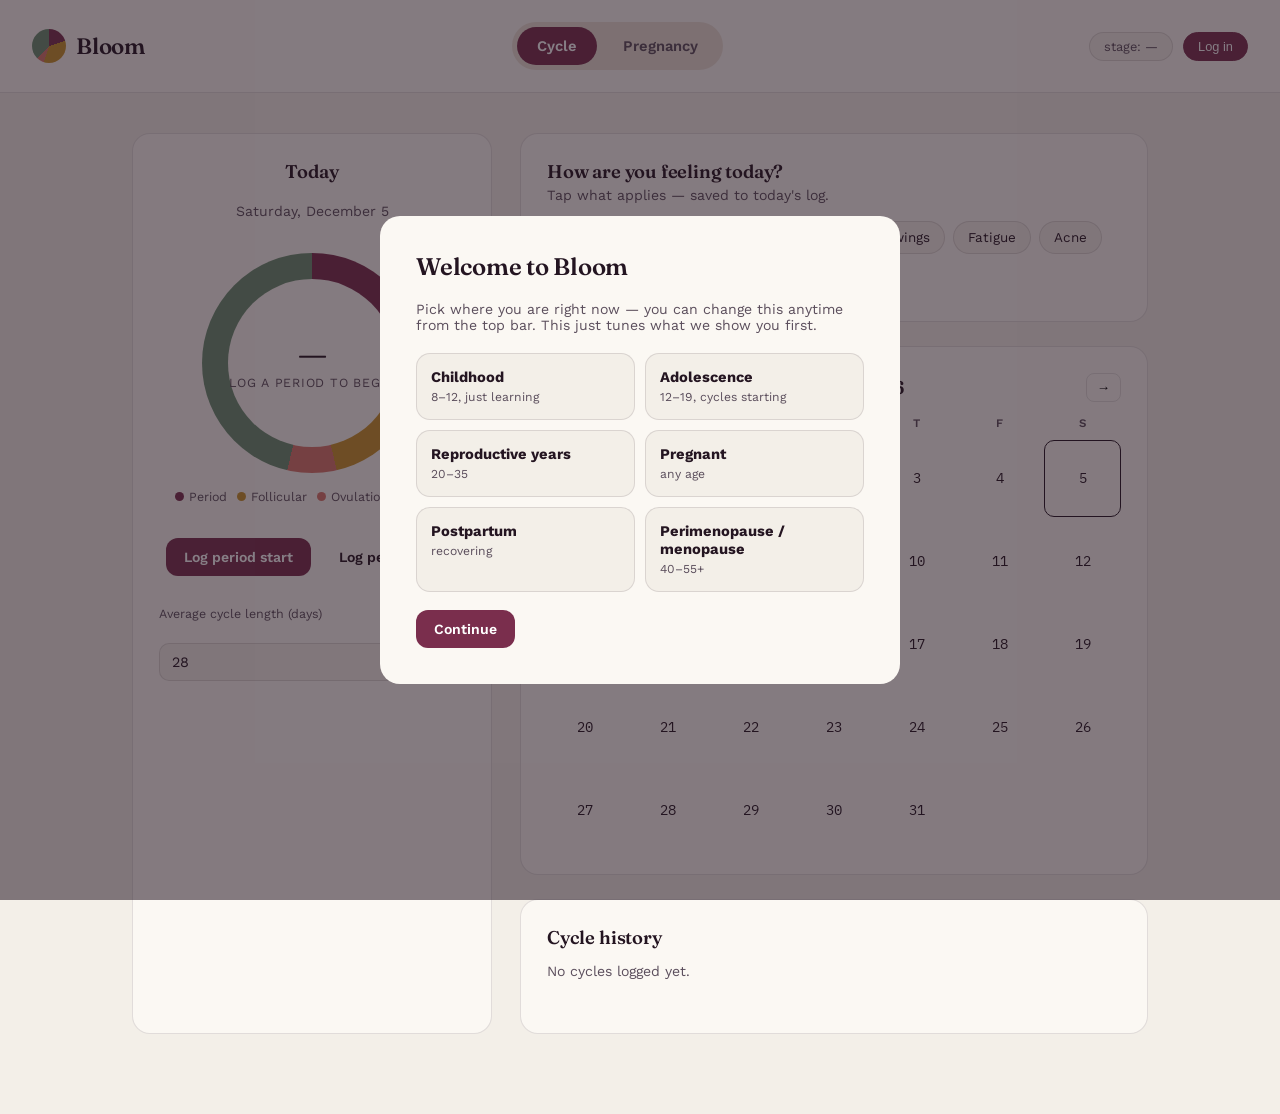
<file: Lady Bud/index.html>
<!DOCTYPE html>
<html lang="en">
<head>
<meta charset="UTF-8">
<meta name="viewport" content="width=device-width, initial-scale=1.0">
<title>Bloom — Cycle &amp; Pregnancy Tracker</title>
<link rel="preconnect" href="https://fonts.googleapis.com">
<link href="https://fonts.googleapis.com/css2?family=Fraunces:opsz,wght@9..144,300;9..144,500;9..144,600;9..144,700&family=Work+Sans:wght@400;500;600&family=IBM+Plex+Mono:wght@400;500&display=swap" rel="stylesheet">
<style>
  :root{
    --bg: #F3EFE8;
    --bg-alt: #EAE1D6;
    --card: #FBF8F3;
    --ink: #241521;
    --ink-soft: #5B4E5C;
    --wine: #7A2E4D;
    --wine-dark: #58203A;
    --sage: #6B8F71;
    --sage-dark: #4F6E55;
    --gold: #C9932B;
    --coral: #D9776B;
    --line: rgba(36,21,33,0.12);
    --radius: 18px;
  }
  *{ box-sizing: border-box; }
  body{
    margin:0;
    background: var(--bg);
    color: var(--ink);
    font-family: 'Work Sans', sans-serif;
    -webkit-font-smoothing: antialiased;
  }
  h1,h2,h3, .display{
    font-family: 'Fraunces', serif;
    font-weight: 600;
    letter-spacing: -0.01em;
  }
  .mono{ font-family: 'IBM Plex Mono', monospace; }

  /* ---------- Header ---------- */
  header{
    display:flex; align-items:center; justify-content:space-between;
    padding: 22px 32px;
    border-bottom: 1px solid var(--line);
    background: var(--card);
  }
  .logo{ display:flex; align-items:center; gap:10px; }
  .logo .mark{
    width:34px; height:34px; border-radius:50%;
    background: conic-gradient(var(--wine) 0 20%, var(--gold) 20% 55%, var(--coral) 55% 62%, var(--sage) 62% 100%);
  }
  .logo span{ font-size: 1.4rem; }
  nav{ display:flex; gap:6px; background: var(--bg-alt); padding:5px; border-radius: 999px; }
  nav button{
    border:none; background:transparent; padding: 10px 20px; border-radius: 999px;
    font-family:'Work Sans'; font-weight:600; font-size:0.92rem; color:var(--ink-soft); cursor:pointer;
    transition: all .2s;
  }
  nav button.active{ background: var(--wine); color: #fff; }
  .stage-pill{
    font-size:0.8rem; color:var(--ink-soft); border:1px solid var(--line); padding:6px 14px; border-radius:999px;
    cursor:pointer; background:var(--bg);
  }

  main{ max-width: 1080px; margin: 0 auto; padding: 40px 32px 80px; }
  .view{ display:none; animation: fade .35s ease; }
  .view.active{ display:block; }
  @keyframes fade{ from{opacity:0; transform:translateY(6px)} to{opacity:1; transform:translateY(0)} }

  .grid{ display:grid; grid-template-columns: 360px 1fr; gap: 28px; }
  @media (max-width: 860px){ .grid{ grid-template-columns: 1fr; } }

  .card{
    background: var(--card); border-radius: var(--radius); padding: 26px;
    border: 1px solid var(--line);
  }
  .card h3{ margin: 0 0 4px; font-size: 1.15rem; }
  .subtle{ color: var(--ink-soft); font-size: 0.88rem; margin: 0 0 18px; }

  /* ---------- Cycle wheel ---------- */
  .wheel-wrap{ display:flex; flex-direction:column; align-items:center; gap:16px; }
  .wheel{
    width: 220px; height: 220px; border-radius:50%; position:relative;
    display:flex; align-items:center; justify-content:center;
  }
  .wheel .track{
    position:absolute; inset:0; border-radius:50%;
  }
  .wheel .hole{
    position:absolute; inset:26px; background:var(--card); border-radius:50%;
    display:flex; flex-direction:column; align-items:center; justify-content:center;
  }
  .wheel .day-num{ font-size:2.2rem; font-family:'Fraunces'; font-weight:600; line-height:1; }
  .wheel .phase-label{ font-size:0.78rem; letter-spacing:0.06em; text-transform:uppercase; color:var(--ink-soft); margin-top:4px; }
  .marker{
    position:absolute; width:12px; height:12px; border-radius:50%; background:var(--ink);
    border: 3px solid var(--card); transform: translate(-50%,-50%);
  }
  .legend{ display:flex; flex-wrap:wrap; gap:10px; justify-content:center; font-size:0.78rem; color:var(--ink-soft); }
  .legend span{ display:flex; align-items:center; gap:5px; }
  .dot{ width:9px; height:9px; border-radius:50%; display:inline-block; }

  .btn-row{ display:flex; gap:10px; margin-top:18px; flex-wrap:wrap; }
  button.action{
    border:none; padding:11px 18px; border-radius:12px; font-family:'Work Sans'; font-weight:600;
    font-size:0.88rem; cursor:pointer; transition:transform .15s;
  }
  button.action:hover{ transform: translateY(-1px); }
  .btn-wine{ background:var(--wine); color:#fff; }
  .btn-sage{ background:var(--sage); color:#fff; }
  .btn-ghost{ background:transparent; border:1px solid var(--line); color:var(--ink); }

  /* ---------- Chips ---------- */
  .chips{ display:flex; flex-wrap:wrap; gap:8px; }
  .chip{
    padding:8px 14px; border-radius:999px; border:1px solid var(--line); background:var(--bg);
    font-size:0.84rem; cursor:pointer; user-select:none; transition:all .15s;
  }
  .chip.on{ background:var(--wine); color:#fff; border-color:var(--wine); }
  .chip.on.sage-tone{ background:var(--sage); border-color:var(--sage); }

  /* ---------- Calendar ---------- */
  .cal-head{ display:flex; justify-content:space-between; align-items:center; margin-bottom:14px; }
  .cal-head button{ background:none; border:1px solid var(--line); border-radius:8px; padding:6px 10px; cursor:pointer; }
  .cal-grid{ display:grid; grid-template-columns: repeat(7,1fr); gap:6px; text-align:center; }
  .cal-grid .dow{ font-size:0.72rem; color:var(--ink-soft); font-weight:600; padding-bottom:4px; }
  .cal-day{
    aspect-ratio:1; display:flex; align-items:center; justify-content:center; border-radius:10px;
    font-size:0.85rem; font-family:'IBM Plex Mono'; position:relative; cursor:pointer; border:1px solid transparent;
  }
  .cal-day.empty{ visibility:hidden; }
  .cal-day.today{ border-color:var(--ink); }
  .cal-day.period{ background:var(--wine); color:#fff; }
  .cal-day.predicted{ background:rgba(122,46,77,0.18); }
  .cal-day.fertile{ background: rgba(107,143,113,0.25); }

  .history-list{ list-style:none; margin:0; padding:0; }
  .history-list li{
    display:flex; justify-content:space-between; padding:10px 0; border-bottom:1px solid var(--line); font-size:0.88rem;
  }
  .history-list li:last-child{ border-bottom:none; }

  /* ---------- Pregnancy arc ---------- */
  .arc-wrap{ display:flex; flex-direction:column; align-items:center; }
  svg.arc text{ font-family:'Fraunces'; }
  .trimester-row{ display:flex; width:100%; justify-content:space-between; font-size:0.72rem; color:var(--ink-soft); margin-top:6px; text-transform:uppercase; letter-spacing:0.05em; }

  .milestone{
    background: var(--bg-alt); border-radius:14px; padding:18px 20px; margin-top:18px;
  }
  .milestone .wk{ font-family:'IBM Plex Mono'; color:var(--wine); font-size:0.8rem; }

  /* ---------- Growth visual (trimester animation) ---------- */
  .growth-card{ display:flex; flex-direction:column; align-items:center; }
  .growth-stage-label{ font-size:0.78rem; text-transform:uppercase; letter-spacing:0.06em; color:var(--ink-soft); margin-top:14px; }
  .growth-visual{
    width:100%; height:170px; position:relative; display:flex; align-items:center; justify-content:center;
    overflow:hidden;
  }
  .growth-visual .halo{
    position:absolute; border-radius:50%; background: radial-gradient(circle, rgba(122,46,77,0.14), rgba(122,46,77,0) 70%);
    width:220px; height:220px; opacity:0; transition: opacity .6s ease;
  }
  .blob{
    position:relative; background: linear-gradient(160deg, var(--coral), var(--wine));
    opacity:0; width:0; height:0;
    transition: opacity .5s ease;
  }
  .kick-dot{
    position:absolute; width:7px; height:7px; border-radius:50%; background:var(--sage); opacity:0;
  }

  /* stage 1: seed — small, soft pulse */
  @keyframes pulseSeed{
    0%,100%{ transform:scale(1); }
    50%{ transform:scale(1.15); }
  }
  .growth-stage.stage-1 .halo{ opacity:1; }
  .growth-stage.stage-1 .blob-1{
    opacity:1; width:26px; height:26px; border-radius:50%;
    animation: pulseSeed 2.4s ease-in-out infinite;
  }

  /* stage 2: curled bud — gentle float + slow rotate */
  @keyframes floatBud{
    0%,100%{ transform: translateY(0) rotate(-4deg) scale(1); }
    50%{ transform: translateY(-10px) rotate(4deg) scale(1.04); }
  }
  .growth-stage.stage-2 .halo{ opacity:1; }
  .growth-stage.stage-2 .blob-2{
    opacity:1; width:64px; height:76px;
    border-radius: 60% 40% 55% 45% / 55% 50% 50% 45%;
    animation: floatBud 3.6s ease-in-out infinite;
  }

  /* stage 3: full curl — heartbeat pulse + little kicks */
  @keyframes heartbeat{
    0%,100%{ transform: scale(1); }
    20%{ transform: scale(1.08); }
    35%{ transform: scale(1); }
    50%{ transform: scale(1.05); }
    65%{ transform: scale(1); }
  }
  @keyframes kick{
    0%,80%,100%{ opacity:0; transform: translate(0,0) scale(0.6); }
    40%{ opacity:1; transform: translate(var(--kx,14px), var(--ky,10px)) scale(1); }
  }
  .growth-stage.stage-3 .halo{ opacity:1; width:260px; height:260px; }
  .growth-stage.stage-3 .blob-3{
    opacity:1; width:108px; height:120px;
    border-radius: 58% 42% 48% 52% / 60% 55% 45% 40%;
    animation: heartbeat 2.6s ease-in-out infinite;
  }
  .growth-stage.stage-3 .kick-dot{ animation: kick 2.8s ease-in-out infinite; }
  .growth-stage.stage-3 .kick-dot.k1{ --kx:38px; --ky:-6px; animation-delay:0.2s; }
  .growth-stage.stage-3 .kick-dot.k2{ --kx:-34px; --ky:14px; animation-delay:1s; }
  .growth-stage.stage-3 .kick-dot.k3{ --kx:20px; --ky:36px; animation-delay:1.7s; }

  input[type=date], input[type=text], input[type=number]{
    width:100%; padding:10px 12px; border-radius:10px; border:1px solid var(--line);
    font-family:'Work Sans'; font-size:0.9rem; background:var(--bg); color:var(--ink);
  }
  label.field-label{ font-size:0.78rem; color:var(--ink-soft); display:block; margin:14px 0 6px; }
  label.field-label:first-child{ margin-top:0; }

  .appt-item{ display:flex; justify-content:space-between; align-items:center; padding:10px 0; border-bottom:1px solid var(--line); }
  .appt-item button{ background:none; border:none; color:var(--ink-soft); cursor:pointer; font-size:1rem; }

  /* ---------- Onboarding modal ---------- */
  .modal-bg{
    position:fixed; inset:0; background:rgba(36,21,33,0.55); display:flex; align-items:center; justify-content:center;
    z-index:50; padding:20px;
  }
  .modal{
    background:var(--card); border-radius:20px; max-width:520px; width:100%; padding:36px;
  }
  .modal h2{ margin-top:0; }
  .stage-grid{ display:grid; grid-template-columns:1fr 1fr; gap:10px; margin-top:20px; }
  .stage-opt{
    border:1px solid var(--line); border-radius:14px; padding:14px; cursor:pointer; text-align:left; background:var(--bg);
  }
  .stage-opt strong{ display:block; font-size:0.92rem; }
  .stage-opt span{ font-size:0.76rem; color:var(--ink-soft); }
  .stage-opt.sel{ border-color:var(--wine); background: rgba(122,46,77,0.08); }
  .hidden{ display:none !important; }
</style>
</head>
<body>

<div class="modal-bg" id="onboardModal">
  <div class="modal">
    <h2 class="display">Welcome to Bloom</h2>
    <p class="subtle">Pick where you are right now — you can change this anytime from the top bar. This just tunes what we show you first.</p>
    <div class="stage-grid" id="stageGrid"></div>
    <div class="btn-row">
      <button class="action btn-wine" id="stageContinue">Continue</button>
    </div>
  </div>
</div>
<div class="modal-bg hidden" id="loginModal">
  <div class="modal">
    <div style="display:flex; justify-content:space-between; align-items:flex-start;">
      <h2 class="display" id="loginModalTitle">Log in</h2>
      <button id="loginModalClose" style="background:none; border:none; font-size:1.3rem; cursor:pointer; color:var(--ink-soft);">✕</button>
    </div>
    <div class="chips" style="margin:14px 0 20px;">
      <div class="chip on" id="authTabLogin">Log in</div>
      <div class="chip" id="authTabSignup">Sign up</div>
    </div>
    <form id="authForm">
      <label class="field-label" style="margin-top:0;">Email</label>
      <input type="email" id="authEmail" required placeholder="you@example.com">
      <label class="field-label">Password</label>
      <input type="password" id="authPassword" required placeholder="••••••••" minlength="6">
      <div id="authConfirmWrap" class="hidden">
        <label class="field-label">Confirm password</label>
        <input type="password" id="authConfirm" placeholder="••••••••" minlength="6">
      </div>
      <p id="authError" class="subtle" style="color:var(--wine); display:none; margin-top:10px;"></p>
      <div class="btn-row">
        <button type="submit" class="action btn-wine" id="authSubmit">Log in</button>
      </div>
    </form>
    <p class="subtle" style="margin-top:16px;">This is a front-end demo — no account is actually created yet. Real accounts land once the backend is wired up.</p>
  </div>
</div>

<header>
  <div class="logo">
    <div class="mark"></div>
    <span class="display">Bloom</span>
  </div>
  <nav>
    <button id="navCycle" class="active">Cycle</button>
    <button id="navPregnancy">Pregnancy</button>
  </nav>
  <div style="display:flex; align-items:center; gap:10px;">
    <div class="stage-pill" id="stagePill" title="Change life stage">stage: —</div>
    <button class="stage-pill" id="loginBtn" style="background:var(--wine); color:#fff; border-color:var(--wine);">Log in</button>
  </div>
</header>

<main>

  <!-- ================= CYCLE VIEW ================= -->
  <section id="viewCycle" class="view active">
    <div class="grid">
      <div class="card wheel-wrap">
        <h3>Today</h3>
        <p class="subtle" id="cycleDateLabel">—</p>
        <div class="wheel">
          <div class="track" id="wheelTrack"></div>
          <div class="marker" id="wheelMarker"></div>
          <div class="hole">
            <div class="day-num" id="wheelDay">—</div>
            <div class="phase-label" id="wheelPhase">no data yet</div>
          </div>
        </div>
        <div class="legend">
          <span><i class="dot" style="background:var(--wine)"></i>Period</span>
          <span><i class="dot" style="background:var(--gold)"></i>Follicular</span>
          <span><i class="dot" style="background:var(--coral)"></i>Ovulation</span>
          <span><i class="dot" style="background:var(--sage)"></i>Luteal</span>
        </div>
        <div class="btn-row">
          <button class="action btn-wine" id="btnStartPeriod">Log period start</button>
          <button class="action btn-ghost" id="btnEndPeriod">Log period end</button>
        </div>
        <label class="field-label" style="align-self:flex-start; width:100%;">Average cycle length (days)</label>
        <input type="number" id="avgCycleLen" value="28" min="15" max="60">
      </div>

      <div>
        <div class="card" style="margin-bottom:24px;">
          <h3>How are you feeling today?</h3>
          <p class="subtle">Tap what applies — saved to today's log.</p>
          <div class="chips" id="cycleChips"></div>
        </div>

        <div class="card" style="margin-bottom:24px;">
          <div class="cal-head">
            <button id="calPrev">←</button>
            <h3 id="calLabel" style="margin:0;">—</h3>
            <button id="calNext">→</button>
          </div>
          <div class="cal-grid" id="calGrid"></div>
        </div>

        <div class="card">
          <h3>Cycle history</h3>
          <ul class="history-list" id="historyList"><li><span class="subtle">No cycles logged yet.</span></li></ul>
        </div>
      </div>
    </div>
  </section>

  <!-- ================= PREGNANCY VIEW ================= -->
  <section id="viewPregnancy" class="view">
    <div class="grid">
      <div class="card">
        <h3>Track your pregnancy</h3>
        <p class="subtle">Choose which date you know, then enter it below.</p>
        <div class="chips" style="margin-bottom:16px;">
          <div class="chip on" id="modeLmpBtn">I know my last period date</div>
          <div class="chip" id="modeDueBtn">I know my due date</div>
        </div>
        <div id="lmpField">
          <label class="field-label">First day of last period</label>
          <input type="date" id="lmpInput">
        </div>
        <div id="dueField" class="hidden">
          <label class="field-label">Due date</label>
          <input type="date" id="dueInput">
        </div>
        <div class="btn-row">
          <button class="action btn-ghost" id="btnClearPregnancy">Clear</button>
        </div>
      </div>

      <div>
        <div class="card arc-wrap" style="margin-bottom:24px;">
          <svg class="arc" width="320" height="180" viewBox="0 0 320 180">
            <path d="M20,160 A140,140 0 0,1 300,160" fill="none" stroke="var(--bg-alt)" stroke-width="18" stroke-linecap="round"/>
            <path id="arcProgress" d="M20,160 A140,140 0 0,1 300,160" fill="none" stroke="var(--sage)" stroke-width="18" stroke-linecap="round" stroke-dasharray="0 440"/>
            <text x="160" y="120" text-anchor="middle" font-size="34" fill="var(--ink)" id="arcWeekText">— wk</text>
            <text x="160" y="145" text-anchor="middle" font-size="12" fill="var(--ink-soft)" id="arcDueText">Enter a date to begin</text>
          </svg>
          <div class="trimester-row"><span>1st trimester</span><span>2nd trimester</span><span>3rd trimester</span></div>
        </div>

        <div class="card growth-card" style="margin-bottom:24px;">
          <h3>Growth</h3>
          <p class="subtle">A gentle visual, not a medical illustration — it just changes with your trimester.</p>
          <div class="growth-visual growth-stage" id="growthStage">
            <div class="halo"></div>
            <div class="blob blob-1"></div>
            <div class="blob blob-2"></div>
            <div class="blob blob-3"></div>
            <div class="kick-dot k1"></div>
            <div class="kick-dot k2"></div>
            <div class="kick-dot k3"></div>
          </div>
          <div class="growth-stage-label" id="growthLabel">Save your dates to begin</div>
        </div>

        <div class="card" style="margin-bottom:24px;">
          <div class="milestone">
            <div class="wk" id="milestoneWeek">Week —</div>
            <p id="milestoneText" style="margin:6px 0 0;">Save your dates on the left to see weekly notes here.</p>
          </div>
        </div>

        <div class="card" style="margin-bottom:24px;">
          <h3>How are you feeling?</h3>
          <div class="chips" id="pregChips"></div>
        </div>

        <div class="card">
          <h3>Appointments</h3>
          <label class="field-label">Title</label>
          <input type="text" id="apptTitle" placeholder="e.g. 20-week scan">
          <label class="field-label">Date</label>
          <input type="date" id="apptDate">
          <div class="btn-row"><button class="action btn-sage" id="btnAddAppt">Add appointment</button></div>
          <div id="apptList" style="margin-top:14px;"></div>
        </div>
      </div>
    </div>
  </section>

</main>

<script>
/* ================= STATE ================= */
const state = {
  stage: null,
  avgCycleLength: 28,
  avgPeriodLength: 5,
  periods: [], // {start:'YYYY-MM-DD', end: 'YYYY-MM-DD'|null}
  dayLogs: {}, // 'YYYY-MM-DD': [symptom,...]
  calMonth: new Date().getMonth(),
  calYear: new Date().getFullYear(),
  pregnancy: { lmp: null, due: null },
  pregLogs: {},
  appts: []
};

const CYCLE_SYMPTOMS = ["Cramps","Headache","Bloating","Mood swings","Fatigue","Acne","Tender breasts","Back pain"];
const PREG_SYMPTOMS = ["Nausea","Fatigue","Heartburn","Back pain","Swelling","Cravings","Braxton Hicks","Trouble sleeping"];
const STAGES = [
  {id:'child', label:'Childhood', sub:'8–12, just learning'},
  {id:'teen', label:'Adolescence', sub:'12–19, cycles starting'},
  {id:'adult', label:'Reproductive years', sub:'20–35'},
  {id:'pregnant', label:'Pregnant', sub:'any age'},
  {id:'postpartum', label:'Postpartum', sub:'recovering'},
  {id:'menopause', label:'Perimenopause / menopause', sub:'40–55+'}
];

const todayStr = () => fmt(new Date());
function fmt(d){ return d.toISOString().slice(0,10); }
function daysBetween(a,b){ return Math.round((new Date(b) - new Date(a)) / 86400000); }
function addDays(dateStr, n){ const d = new Date(dateStr); d.setDate(d.getDate()+n); return fmt(d); }

/* ================= ONBOARDING ================= */
const stageGrid = document.getElementById('stageGrid');
STAGES.forEach(s=>{
  const div = document.createElement('div');
  div.className = 'stage-opt';
  div.innerHTML = `<strong>${s.label}</strong><span>${s.sub}</span>`;
  div.onclick = () => {
    document.querySelectorAll('.stage-opt').forEach(el=>el.classList.remove('sel'));
    div.classList.add('sel');
    state.stage = s.label;
  };
  stageGrid.appendChild(div);
});
document.getElementById('stageContinue').onclick = () => {
  document.getElementById('onboardModal').classList.add('hidden');
  document.getElementById('stagePill').textContent = 'stage: ' + (state.stage || 'not set');
  if(state.stage === 'Pregnant'){ switchView('pregnancy'); }
};
document.getElementById('stagePill').onclick = () => document.getElementById('onboardModal').classList.remove('hidden');

/* ================= NAV ================= */
function switchView(name){
  document.getElementById('viewCycle').classList.toggle('active', name==='cycle');
  document.getElementById('viewPregnancy').classList.toggle('active', name==='pregnancy');
  document.getElementById('navCycle').classList.toggle('active', name==='cycle');
  document.getElementById('navPregnancy').classList.toggle('active', name==='pregnancy');
}
document.getElementById('navCycle').onclick = ()=>switchView('cycle');
document.getElementById('navPregnancy').onclick = ()=>switchView('pregnancy');

/* ================= CYCLE CHIPS ================= */
const cycleChipsEl = document.getElementById('cycleChips');
CYCLE_SYMPTOMS.forEach(s=>{
  const chip = document.createElement('div');
  chip.className='chip'; chip.textContent = s;
  chip.onclick = () => {
    chip.classList.toggle('on');
    const log = state.dayLogs[todayStr()] || [];
    if(chip.classList.contains('on')) log.push(s); else { const i=log.indexOf(s); if(i>-1) log.splice(i,1); }
    state.dayLogs[todayStr()] = log;
  };
  cycleChipsEl.appendChild(chip);
});

const pregChipsEl = document.getElementById('pregChips');
PREG_SYMPTOMS.forEach(s=>{
  const chip = document.createElement('div');
  chip.className='chip'; chip.textContent = s;
  chip.onclick = () => {
    chip.classList.toggle('on','sage-tone');
    chip.classList.add('sage-tone');
    const log = state.pregLogs[todayStr()] || [];
    if(chip.classList.contains('on')) log.push(s); else { const i=log.indexOf(s); if(i>-1) log.splice(i,1); }
    state.pregLogs[todayStr()] = log;
  };
  pregChipsEl.appendChild(chip);
});

/* ================= CYCLE WHEEL ================= */
function currentCycleDay(){
  if(state.periods.length === 0) return null;
  const lastStart = state.periods[state.periods.length-1].start;
  const diff = daysBetween(lastStart, todayStr());
  return (diff % state.avgCycleLength) + 1;
}
function phaseForDay(day){
  const periodLen = state.avgPeriodLength;
  const cycleLen = state.avgCycleLength;
  const ovulationDay = cycleLen - 14;
  if(day <= periodLen) return {name:'Menstrual', color:'var(--wine)'};
  if(day >= ovulationDay-1 && day <= ovulationDay+1) return {name:'Ovulation', color:'var(--coral)'};
  if(day < ovulationDay) return {name:'Follicular', color:'var(--gold)'};
  return {name:'Luteal', color:'var(--sage)'};
}
function renderWheel(){
  const cycleLen = state.avgCycleLength;
  const periodLen = state.avgPeriodLength;
  const ovulationDay = cycleLen - 14;
  const pct = n => (n/cycleLen*100).toFixed(1);
  const track = document.getElementById('wheelTrack');
  track.style.background = `conic-gradient(
    var(--wine) 0% ${pct(periodLen)}%,
    var(--gold) ${pct(periodLen)}% ${pct(ovulationDay-1)}%,
    var(--coral) ${pct(ovulationDay-1)}% ${pct(ovulationDay+1)}%,
    var(--sage) ${pct(ovulationDay+1)}% 100%
  )`;
  const day = currentCycleDay();
  document.getElementById('cycleDateLabel').textContent = new Date().toLocaleDateString(undefined,{weekday:'long', month:'long', day:'numeric'});
  const dayEl = document.getElementById('wheelDay');
  const phaseEl = document.getElementById('wheelPhase');
  const marker = document.getElementById('wheelMarker');
  if(day === null){
    dayEl.textContent = '—'; phaseEl.textContent = 'log a period to begin';
    marker.style.display = 'none';
    return;
  }
  const phase = phaseForDay(day);
  dayEl.textContent = 'Day ' + day;
  phaseEl.textContent = phase.name;
  marker.style.display = 'block';
  const angle = (day/cycleLen) * 360 - 90;
  const r = 110;
  const x = 110 + r * Math.cos(angle * Math.PI/180);
  const y = 110 + r * Math.sin(angle * Math.PI/180);
  marker.style.left = x + 'px';
  marker.style.top = y + 'px';
}

document.getElementById('avgCycleLen').oninput = (e) => {
  state.avgCycleLength = parseInt(e.target.value) || 28;
  renderWheel(); renderCalendar(); renderHistory();
};
document.getElementById('btnStartPeriod').onclick = () => {
  state.periods.push({start: todayStr(), end: null});
  renderWheel(); renderCalendar(); renderHistory();
};
document.getElementById('btnEndPeriod').onclick = () => {
  if(state.periods.length){ state.periods[state.periods.length-1].end = todayStr(); }
  renderWheel(); renderCalendar(); renderHistory();
};

/* ================= CALENDAR ================= */
function renderCalendar(){
  const grid = document.getElementById('calGrid');
  grid.innerHTML = '';
  ["S","M","T","W","T","F","S"].forEach(d=>{
    const el = document.createElement('div'); el.className='dow'; el.textContent=d; grid.appendChild(el);
  });
  const {calMonth, calYear} = state;
  document.getElementById('calLabel').textContent = new Date(calYear, calMonth).toLocaleDateString(undefined,{month:'long', year:'numeric'});
  const firstDay = new Date(calYear, calMonth, 1).getDay();
  const daysInMonth = new Date(calYear, calMonth+1, 0).getDate();

  // predicted next period start
  let predictedStart = null;
  if(state.periods.length){
    predictedStart = addDays(state.periods[state.periods.length-1].start, state.avgCycleLength);
  }

  for(let i=0;i<firstDay;i++){
    const empty = document.createElement('div'); empty.className='cal-day empty'; grid.appendChild(empty);
  }
  for(let day=1; day<=daysInMonth; day++){
    const dateStr = fmt(new Date(calYear, calMonth, day));
    const el = document.createElement('div');
    el.className = 'cal-day';
    el.textContent = day;
    if(dateStr === todayStr()) el.classList.add('today');
    const inPeriod = state.periods.some(p => dateStr >= p.start && dateStr <= (p.end || p.start));
    if(inPeriod) el.classList.add('period');
    else if(predictedStart){
      const predictedEnd = addDays(predictedStart, state.avgPeriodLength-1);
      if(dateStr >= predictedStart && dateStr <= predictedEnd) el.classList.add('predicted');
    }
    grid.appendChild(el);
  }
}
document.getElementById('calPrev').onclick = () => { state.calMonth--; if(state.calMonth<0){state.calMonth=11; state.calYear--;} renderCalendar(); };
document.getElementById('calNext').onclick = () => { state.calMonth++; if(state.calMonth>11){state.calMonth=0; state.calYear++;} renderCalendar(); };

/* ================= HISTORY ================= */
function renderHistory(){
  const list = document.getElementById('historyList');
  if(state.periods.length===0){ list.innerHTML = '<li><span class="subtle">No cycles logged yet.</span></li>'; return; }
  list.innerHTML = '';
  [...state.periods].reverse().forEach(p=>{
    const li = document.createElement('li');
    const lengthLabel = p.end ? (daysBetween(p.start,p.end)+1) + ' day period' : 'ongoing';
    li.innerHTML = `<span>${p.start}${p.end? ' → '+p.end : ''}</span><span class="subtle mono">${lengthLabel}</span>`;
    list.appendChild(li);
  });
}

/* ================= PREGNANCY ================= */
function computeWeekInfo(){
  let lmp = state.pregnancy.lmp;
  if(!lmp && state.pregnancy.due) lmp = addDays(state.pregnancy.due, -280);
  if(!lmp) return null;
  const daysSince = daysBetween(lmp, todayStr());
  const week = Math.floor(daysSince/7);
  const dayInWeek = daysSince % 7;
  const due = state.pregnancy.due || addDays(lmp, 280);
  return {week: Math.max(0,week), dayInWeek, due, totalDays: daysSince};
}

const MILESTONES = {
  4:"A missed period is often the first sign — the earliest structures of the embryo are just forming.",
  8:"Major organs are starting to develop. Morning sickness and fatigue are common around now.",
  12:"End of the first trimester — miscarriage risk drops and energy often starts returning.",
  16:"The placenta is fully formed. Some start to feel the first flutters of movement.",
  20:"Halfway point. This is typically when an anatomy scan is scheduled.",
  24:"Viability milestone — the baby's hearing is developing and can respond to sound.",
  28:"Start of the third trimester. Appointments usually become more frequent from here.",
  32:"Rapid weight gain phase for the baby; movements become stronger and more noticeable.",
  36:"Considered early term soon. Braxton Hicks contractions may become more frequent.",
  40:"Full term due date — every pregnancy varies, so this is an estimate, not a deadline."
};
function milestoneFor(week){
  const keys = Object.keys(MILESTONES).map(Number).sort((a,b)=>a-b);
  let chosen = keys[0];
  for(const k of keys){ if(week >= k) chosen = k; }
  return {week: chosen, text: MILESTONES[chosen]};
}

function renderPregnancy(){
  const info = computeWeekInfo();
  const arcPath = document.getElementById('arcProgress');
  const weekText = document.getElementById('arcWeekText');
  const dueText = document.getElementById('arcDueText');
  const msWeek = document.getElementById('milestoneWeek');
  const msText = document.getElementById('milestoneText');
  const growthEl = document.getElementById('growthStage');
  const growthLabel = document.getElementById('growthLabel');

  if(!info){
    arcPath.setAttribute('stroke-dasharray','0 440');
    weekText.textContent = '— wk'; dueText.textContent = 'Enter a date to begin';
    msWeek.textContent = 'Week —'; msText.textContent = "Save your dates on the left to see weekly notes here.";
    growthEl.className = 'growth-visual growth-stage';
    growthLabel.textContent = 'Save your dates to begin';
    return;
  }
  const pct = Math.min(info.week/40, 1);
  arcPath.setAttribute('stroke-dasharray', (pct*440).toFixed(1) + ' 440');
  weekText.textContent = 'Week ' + info.week;
  dueText.textContent = 'Due ' + new Date(info.due).toLocaleDateString(undefined,{month:'short', day:'numeric', year:'numeric'});
  const m = milestoneFor(info.week);
  msWeek.textContent = 'Around week ' + m.week;
  msText.textContent = m.text;

  const trimester = info.week < 14 ? 1 : (info.week < 28 ? 2 : 3);
  growthEl.className = 'growth-visual growth-stage stage-' + trimester;
  const trimesterNames = {1:'First trimester — early growth', 2:'Second trimester — steady growth', 3:'Third trimester — almost there'};
  growthLabel.textContent = trimesterNames[trimester];
}

const lmpInputEl = document.getElementById('lmpInput');
const dueInputEl = document.getElementById('dueInput');
const lmpFieldEl = document.getElementById('lmpField');
const dueFieldEl = document.getElementById('dueField');
const modeLmpBtn = document.getElementById('modeLmpBtn');
const modeDueBtn = document.getElementById('modeDueBtn');
let pregnancyMode = 'lmp';

function setPregnancyMode(mode){
  pregnancyMode = mode;
  modeLmpBtn.classList.toggle('on', mode === 'lmp');
  modeDueBtn.classList.toggle('on', mode === 'due');
  lmpFieldEl.classList.toggle('hidden', mode !== 'lmp');
  dueFieldEl.classList.toggle('hidden', mode !== 'due');
}
modeLmpBtn.onclick = () => setPregnancyMode('lmp');
modeDueBtn.onclick = () => setPregnancyMode('due');

function applyPregnancyDates(){
  if(pregnancyMode === 'lmp'){
    const lmp = lmpInputEl.value;
    state.pregnancy.lmp = lmp || null;
    state.pregnancy.due = lmp ? addDays(lmp,280) : null;
  } else {
    const due = dueInputEl.value;
    state.pregnancy.due = due || null;
    state.pregnancy.lmp = due ? addDays(due,-280) : null;
  }
  renderPregnancy();
}

lmpInputEl.addEventListener('change', applyPregnancyDates);
dueInputEl.addEventListener('change', applyPregnancyDates);

document.getElementById('btnClearPregnancy').onclick = () => {
  state.pregnancy = {lmp:null, due:null};
  lmpInputEl.value='';
  dueInputEl.value='';
  renderPregnancy();
};

/* ================= APPOINTMENTS ================= */
function renderAppts(){
  const list = document.getElementById('apptList');
  list.innerHTML = '';
  if(state.appts.length===0){ list.innerHTML = '<p class="subtle">No appointments yet.</p>'; return; }
  [...state.appts].sort((a,b)=>a.date.localeCompare(b.date)).forEach((a,idx)=>{
    const el = document.createElement('div');
    el.className='appt-item';
    el.innerHTML = `<span>${a.title} — <span class="mono">${a.date}</span></span>`;
    const del = document.createElement('button');
    del.textContent = '✕';
    del.onclick = () => { state.appts = state.appts.filter(x=>x!==a); renderAppts(); };
    el.appendChild(del);
    list.appendChild(el);
  });
}
document.getElementById('btnAddAppt').onclick = () => {
  const title = document.getElementById('apptTitle').value.trim();
  const date = document.getElementById('apptDate').value;
  if(!title || !date) return;
  state.appts.push({title, date});
  document.getElementById('apptTitle').value=''; document.getElementById('apptDate').value='';
  renderAppts();
};

/* ================= AUTH (front-end demo only) ================= */
state.user = null;
let authMode = 'login';
const loginModal = document.getElementById('loginModal');
const authTabLogin = document.getElementById('authTabLogin');
const authTabSignup = document.getElementById('authTabSignup');
const authConfirmWrap = document.getElementById('authConfirmWrap');
const authConfirm = document.getElementById('authConfirm');
const authError = document.getElementById('authError');
const authSubmit = document.getElementById('authSubmit');
const loginModalTitle = document.getElementById('loginModalTitle');
const loginBtn = document.getElementById('loginBtn');

function setAuthMode(mode){
  authMode = mode;
  authTabLogin.classList.toggle('on', mode==='login');
  authTabSignup.classList.toggle('on', mode==='signup');
  authConfirmWrap.classList.toggle('hidden', mode!=='signup');
  authConfirm.required = mode === 'signup';
  loginModalTitle.textContent = mode==='login' ? 'Log in' : 'Sign up';
  authSubmit.textContent = mode==='login' ? 'Log in' : 'Create account';
  authError.style.display = 'none';
}
authTabLogin.onclick = () => setAuthMode('login');
authTabSignup.onclick = () => setAuthMode('signup');

function openLoginModal(){
  if(state.user){
    // already "logged in" in this demo — clicking acts as log out
    state.user = null;
    updateLoginButton();
    return;
  }
  setAuthMode('login');
  document.getElementById('authForm').reset();
  loginModal.classList.remove('hidden');
}
function closeLoginModal(){ loginModal.classList.add('hidden'); }

loginBtn.onclick = openLoginModal;
document.getElementById('loginModalClose').onclick = closeLoginModal;
loginModal.addEventListener('click', (e) => { if(e.target === loginModal) closeLoginModal(); });

function updateLoginButton(){
  if(state.user){
    loginBtn.textContent = state.user.split('@')[0] + ' · Log out';
  } else {
    loginBtn.textContent = 'Log in';
  }
}

document.getElementById('authForm').addEventListener('submit', (e) => {
  e.preventDefault();
  const email = document.getElementById('authEmail').value.trim();
  const password = document.getElementById('authPassword').value;
  authError.style.display = 'none';

  if(!email || !password){
    authError.textContent = 'Please fill in both fields.';
    authError.style.display = 'block';
    return;
  }
  if(password.length < 6){
    authError.textContent = 'Password must be at least 6 characters.';
    authError.style.display = 'block';
    return;
  }
  if(authMode === 'signup' && password !== authConfirm.value){
    authError.textContent = "Passwords don't match.";
    authError.style.display = 'block';
    return;
  }

  // Demo only — no real account is created or persisted.
  state.user = email;
  updateLoginButton();
  closeLoginModal();
});

/* ================= INIT ================= */
renderWheel();
renderCalendar();
renderHistory();
renderPregnancy();
renderAppts();
updateLoginButton();
if(window.location.hash === '#login'){ openLoginModal(); }
</script>
</body>
</html>
</file>
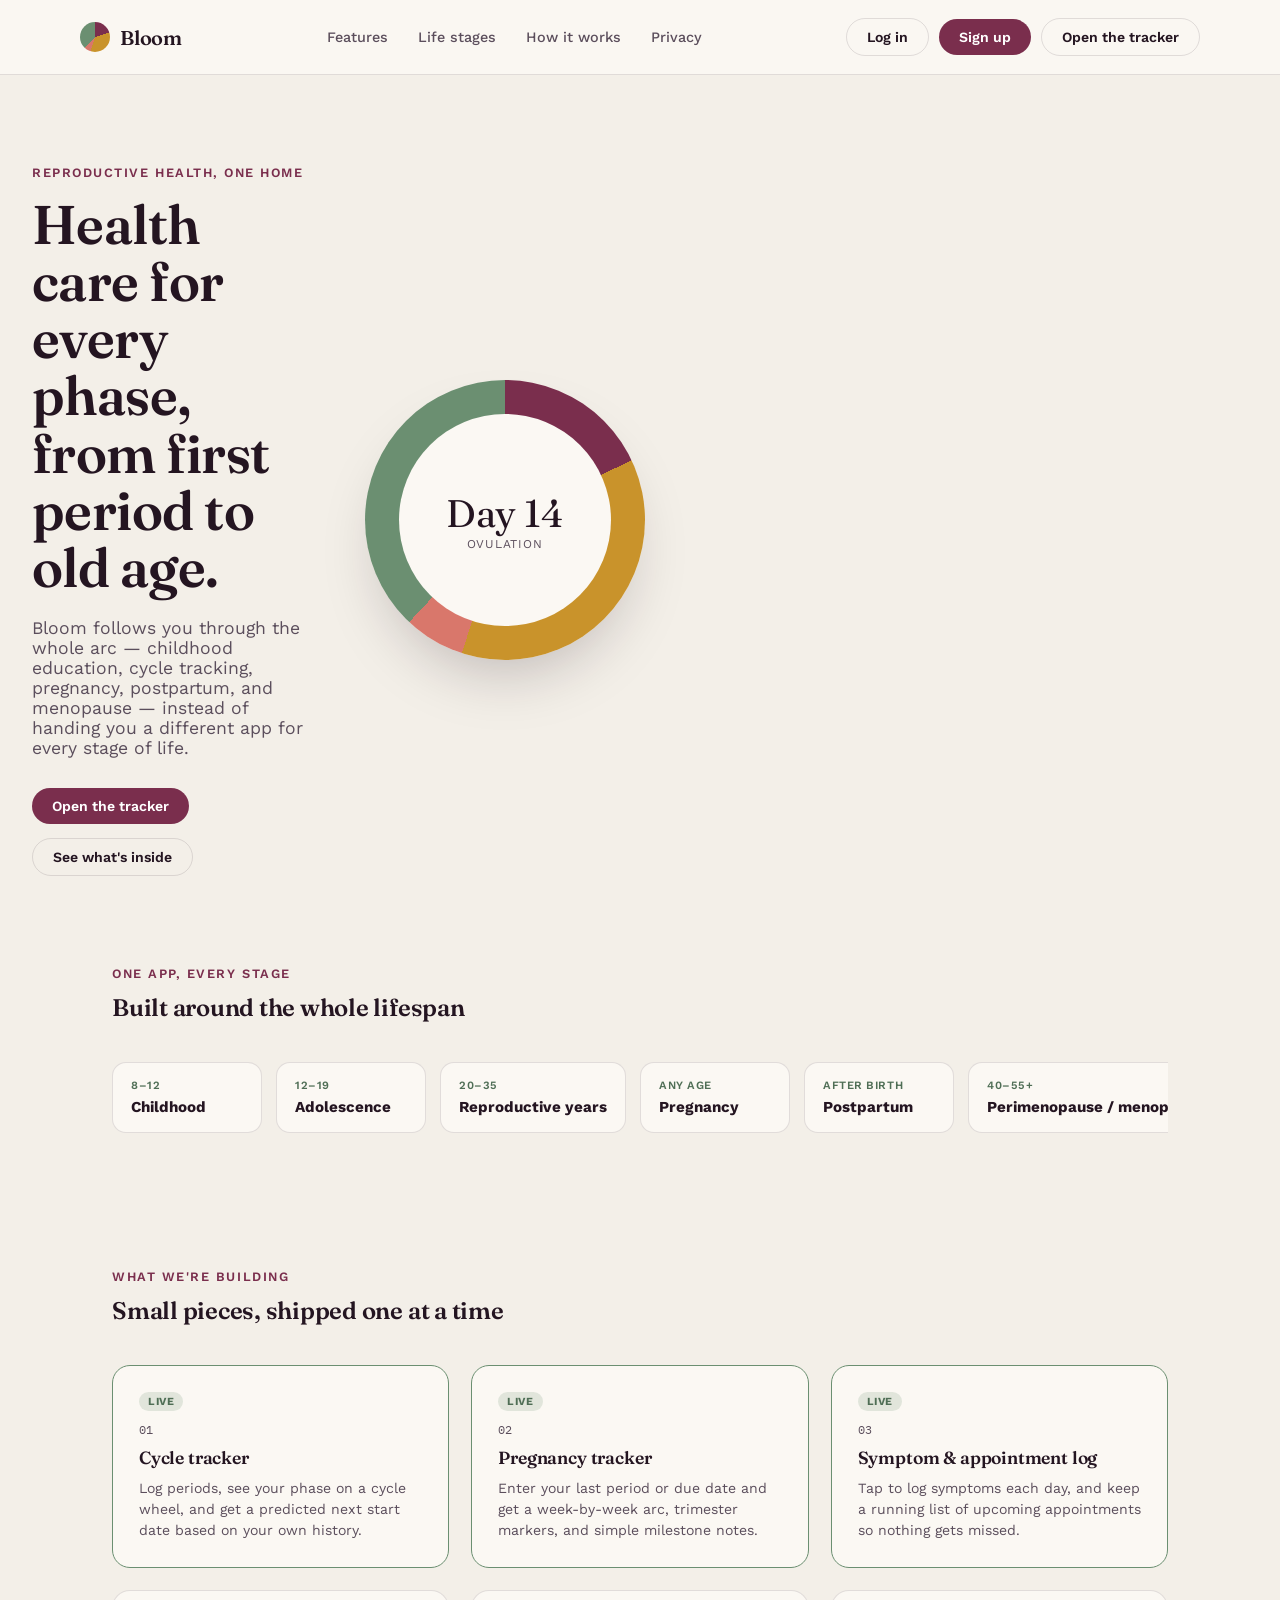
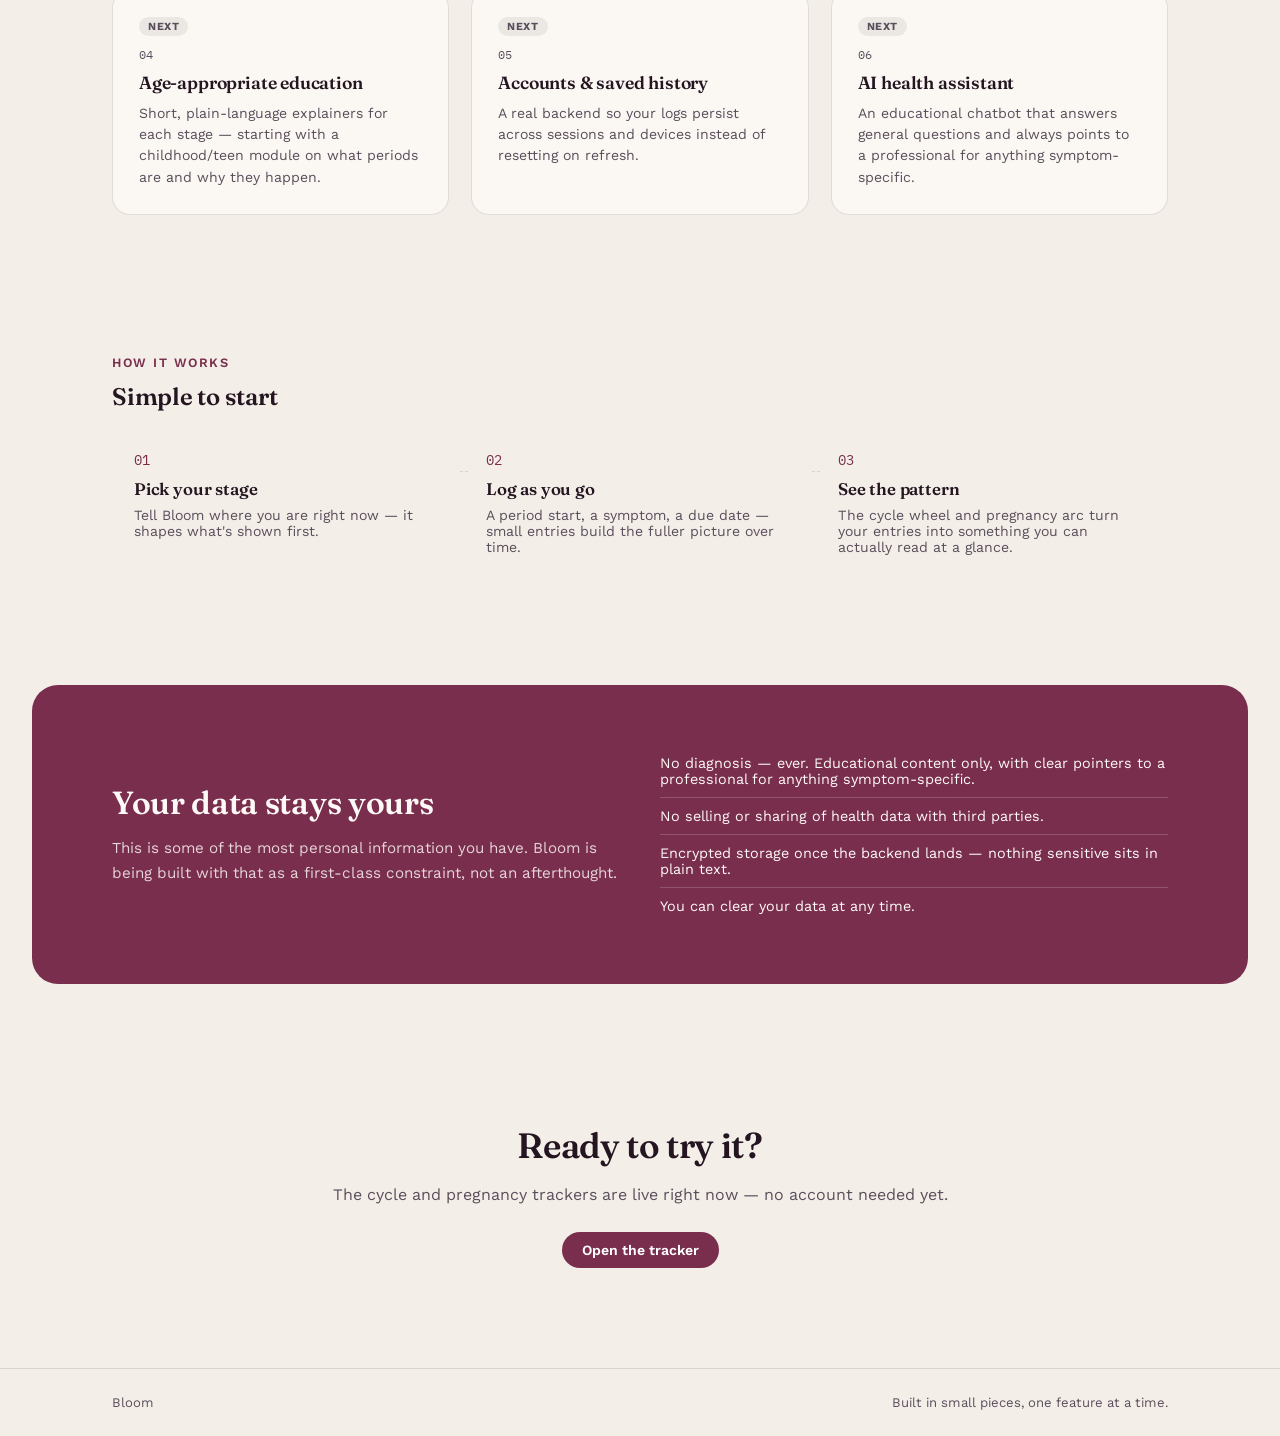
<file: Lady Bud/landing.html>
<!DOCTYPE html>
<html lang="en">
<head>
<meta charset="UTF-8">
<meta name="viewport" content="width=device-width, initial-scale=1.0">
<title>Bloom — health, every stage</title>
<link rel="preconnect" href="https://fonts.googleapis.com">
<link href="https://fonts.googleapis.com/css2?family=Fraunces:opsz,wght@9..144,300;9..144,500;9..144,600;9..144,700&family=Work+Sans:wght@400;500;600&family=IBM+Plex+Mono:wght@400;500&display=swap" rel="stylesheet">
<style>
  :root{
    --bg: #F3EFE8;
    --bg-alt: #EAE1D6;
    --card: #FBF8F3;
    --ink: #241521;
    --ink-soft: #5B4E5C;
    --wine: #7A2E4D;
    --wine-dark: #58203A;
    --sage: #6B8F71;
    --sage-dark: #4F6E55;
    --gold: #C9932B;
    --coral: #D9776B;
    --line: rgba(36,21,33,0.12);
  }
  *{ box-sizing:border-box; margin:0; padding:0; }
  html{ scroll-behavior:smooth; }
  body{
    background:var(--bg); color:var(--ink); font-family:'Work Sans', sans-serif; -webkit-font-smoothing:antialiased;
  }
  h1,h2,h3,.display{ font-family:'Fraunces', serif; font-weight:600; letter-spacing:-0.01em; }
  .mono{ font-family:'IBM Plex Mono', monospace; }
  a{ color:inherit; }
  .wrap{ max-width:1120px; margin:0 auto; padding:0 32px; }

  /* ---- nav ---- */
  header{
    position:sticky; top:0; z-index:20; background:rgba(251,248,243,0.9); backdrop-filter:blur(6px);
    border-bottom:1px solid var(--line);
  }
  .navbar{ display:flex; align-items:center; justify-content:space-between; padding:18px 0; }
  .logo{ display:flex; align-items:center; gap:10px; }
  .logo .mark{ width:30px; height:30px; border-radius:50%;
    background:conic-gradient(var(--wine) 0 20%, var(--gold) 20% 55%, var(--coral) 55% 62%, var(--sage) 62% 100%); }
  .logo span{ font-size:1.25rem; }
  .navlinks{ display:flex; gap:30px; font-size:0.9rem; font-weight:500; }
  .navlinks a{ text-decoration:none; color:var(--ink-soft); }
  .navlinks a:hover{ color:var(--ink); }
  .cta-btn{
    background:var(--wine); color:#fff; padding:10px 20px; border-radius:999px; font-weight:600;
    font-size:0.88rem; text-decoration:none; display:inline-block;
  }

  /* ---- hero ---- */
  .hero{ padding:90px 0 70px; display:grid; grid-template-columns:1.1fr 0.9fr; gap:50px; align-items:center; }
  @media (max-width:860px){ .hero{ grid-template-columns:1fr; padding:50px 0; } }
  .eyebrow{ font-size:0.8rem; letter-spacing:0.12em; text-transform:uppercase; color:var(--wine); font-weight:600; margin-bottom:16px; }
  .hero h1{ font-size:3.4rem; line-height:1.05; margin-bottom:22px; }
  @media (max-width:600px){ .hero h1{ font-size:2.3rem; } }
  .hero p.lede{ font-size:1.1rem; color:var(--ink-soft); max-width:480px; margin-bottom:30px; }
  .hero-ctas{ display:flex; gap:14px; flex-wrap:wrap; }
  .btn-outline{ border:1px solid var(--line); padding:10px 20px; border-radius:999px; font-weight:600; font-size:0.88rem; text-decoration:none; }

  /* hero wheel visual */
  .hero-visual{ display:flex; align-items:center; justify-content:center; }
  .hero-wheel{ width:280px; height:280px; border-radius:50%; position:relative;
    background:conic-gradient(var(--wine) 0 18%, var(--gold) 18% 55%, var(--coral) 55% 62%, var(--sage) 62% 100%);
    display:flex; align-items:center; justify-content:center;
    box-shadow: 0 30px 60px -20px rgba(36,21,33,0.25);
  }
  .hero-wheel::after{
    content:''; position:absolute; inset:34px; border-radius:50%; background:var(--card);
  }
  .hero-wheel-label{ position:relative; z-index:2; text-align:center; }
  .hero-wheel-label .big{ font-size:2.4rem; font-family:'Fraunces'; }
  .hero-wheel-label .small{ font-size:0.75rem; text-transform:uppercase; letter-spacing:0.06em; color:var(--ink-soft); }

  /* ---- stages strip ---- */
  .stages{ padding:20px 0 60px; }
  .stages-row{ display:flex; gap:14px; overflow-x:auto; padding-bottom:6px; }
  .stage-card{
    flex:0 0 auto; min-width:150px; background:var(--card); border:1px solid var(--line); border-radius:14px;
    padding:16px 18px;
  }
  .stage-card .tag{ font-size:0.7rem; text-transform:uppercase; letter-spacing:0.05em; color:var(--sage-dark); font-weight:600; }
  .stage-card strong{ display:block; margin-top:6px; font-size:0.95rem; }

  /* ---- features ---- */
  .section-head{ max-width:600px; margin-bottom:40px; }
  .section-head .eyebrow{ margin-bottom:12px; }
  .features{ padding:70px 0; }
  .feature-grid{ display:grid; grid-template-columns:repeat(3,1fr); gap:22px; }
  @media (max-width:860px){ .feature-grid{ grid-template-columns:1fr 1fr; } }
  @media (max-width:600px){ .feature-grid{ grid-template-columns:1fr; } }
  .feature-card{
    background:var(--card); border:1px solid var(--line); border-radius:18px; padding:26px; display:flex; flex-direction:column; gap:10px;
  }
  .feature-card .num{ font-family:'IBM Plex Mono'; font-size:0.78rem; color:var(--ink-soft); }
  .feature-card h3{ font-size:1.1rem; }
  .feature-card p{ font-size:0.88rem; color:var(--ink-soft); line-height:1.5; }
  .feature-card.live{ border-color:var(--sage); }
  .status{ font-size:0.68rem; text-transform:uppercase; letter-spacing:0.05em; font-weight:700; padding:3px 9px; border-radius:999px; width:fit-content; }
  .status.live{ background:rgba(107,143,113,0.18); color:var(--sage-dark); }
  .status.soon{ background:rgba(36,21,33,0.07); color:var(--ink-soft); }

  /* ---- how it works ---- */
  .how{ padding:70px 0; }
  .how-grid{ display:grid; grid-template-columns:repeat(3,1fr); gap:0; position:relative; }
  @media (max-width:760px){ .how-grid{ grid-template-columns:1fr; } }
  .how-step{ padding:0 22px; position:relative; }
  .how-step:not(:last-child)::after{
    content:''; position:absolute; top:20px; right:-4px; width:8px; height:1px; border-top:1px dashed var(--line);
  }
  @media (max-width:760px){ .how-step:not(:last-child)::after{ display:none; } }
  .how-step .mono{ color:var(--wine); font-size:0.85rem; }
  .how-step h3{ margin:10px 0 8px; font-size:1.05rem; }
  .how-step p{ font-size:0.88rem; color:var(--ink-soft); }

  /* ---- privacy band ---- */
  .privacy{ background:var(--wine); color:#fdf9f6; padding:60px 0; border-radius:26px; margin:60px 32px; }
  .privacy .wrap{ display:grid; grid-template-columns:1fr 1fr; gap:40px; align-items:center; }
  @media (max-width:760px){ .privacy .wrap{ grid-template-columns:1fr; } }
  .privacy h2{ font-size:2rem; margin-bottom:14px; }
  .privacy p{ color:rgba(253,249,246,0.82); font-size:0.95rem; line-height:1.6; }
  .privacy ul{ list-style:none; }
  .privacy li{ padding:10px 0; border-bottom:1px solid rgba(253,249,246,0.18); font-size:0.9rem; }
  .privacy li:last-child{ border-bottom:none; }

  /* ---- footer cta ---- */
  .final-cta{ text-align:center; padding:80px 0 100px; }
  .final-cta h2{ font-size:2.2rem; margin-bottom:18px; }
  .final-cta p{ color:var(--ink-soft); margin-bottom:28px; }
  footer{ border-top:1px solid var(--line); padding:26px 0; font-size:0.82rem; color:var(--ink-soft); display:flex; justify-content:space-between; }
</style>
</head>
<body>

<header>
  <div class="wrap navbar">
    <div class="logo"><div class="mark"></div><span class="display">Bloom</span></div>
    <div class="navlinks">
      <a href="#features">Features</a>
      <a href="#stages">Life stages</a>
      <a href="#how">How it works</a>
      <a href="#privacy">Privacy</a>
    </div>
    <div style="display:flex; align-items:center; gap:10px;">
      <a class="cta-btn" href="index.html#login" style="background:transparent; color:var(--ink); border:1px solid var(--line);">Log in</a>
      <a class="cta-btn" href="index.html#signup">Sign up</a>
      <a class="cta-btn" href="index.html" style="background:transparent; color:var(--ink); border:1px solid var(--line);">Open the tracker</a>
    </div>
  </div>
</header>

<section class="hero">
  <div class="wrap" style="display:grid; grid-template-columns:1.1fr 0.9fr; gap:50px; align-items:center;">
    <div>
      <div class="eyebrow">Reproductive health, one home</div>
      <h1>Health care for every phase, from first period to old age.</h1>
      <p class="lede">Bloom follows you through the whole arc — childhood education, cycle tracking, pregnancy, postpartum, and menopause — instead of handing you a different app for every stage of life.</p>
      <div class="hero-ctas">
        <a class="cta-btn" href="index.html">Open the tracker</a>
        <a class="btn-outline" href="#features">See what's inside</a>
      </div>
    </div>
    <div class="hero-visual">
      <div class="hero-wheel">
        <div class="hero-wheel-label">
          <div class="big">Day 14</div>
          <div class="small">Ovulation</div>
        </div>
      </div>
    </div>
  </div>
</section>

<section class="stages" id="stages">
  <div class="wrap">
    <div class="section-head">
      <div class="eyebrow">One app, every stage</div>
      <h2>Built around the whole lifespan</h2>
    </div>
    <div class="stages-row">
      <div class="stage-card"><div class="tag">8–12</div><strong>Childhood</strong></div>
      <div class="stage-card"><div class="tag">12–19</div><strong>Adolescence</strong></div>
      <div class="stage-card"><div class="tag">20–35</div><strong>Reproductive years</strong></div>
      <div class="stage-card"><div class="tag">any age</div><strong>Pregnancy</strong></div>
      <div class="stage-card"><div class="tag">after birth</div><strong>Postpartum</strong></div>
      <div class="stage-card"><div class="tag">40–55+</div><strong>Perimenopause / menopause</strong></div>
    </div>
  </div>
</section>

<section class="features" id="features">
  <div class="wrap">
    <div class="section-head">
      <div class="eyebrow">What we're building</div>
      <h2>Small pieces, shipped one at a time</h2>
    </div>
    <div class="feature-grid">
      <div class="feature-card live">
        <span class="status live">Live</span>
        <div class="num">01</div>
        <h3>Cycle tracker</h3>
        <p>Log periods, see your phase on a cycle wheel, and get a predicted next start date based on your own history.</p>
      </div>
      <div class="feature-card live">
        <span class="status live">Live</span>
        <div class="num">02</div>
        <h3>Pregnancy tracker</h3>
        <p>Enter your last period or due date and get a week-by-week arc, trimester markers, and simple milestone notes.</p>
      </div>
      <div class="feature-card live">
        <span class="status live">Live</span>
        <div class="num">03</div>
        <h3>Symptom &amp; appointment log</h3>
        <p>Tap to log symptoms each day, and keep a running list of upcoming appointments so nothing gets missed.</p>
      </div>
      <div class="feature-card">
        <span class="status soon">Next</span>
        <div class="num">04</div>
        <h3>Age-appropriate education</h3>
        <p>Short, plain-language explainers for each stage — starting with a childhood/teen module on what periods are and why they happen.</p>
      </div>
      <div class="feature-card">
        <span class="status soon">Next</span>
        <div class="num">05</div>
        <h3>Accounts &amp; saved history</h3>
        <p>A real backend so your logs persist across sessions and devices instead of resetting on refresh.</p>
      </div>
      <div class="feature-card">
        <span class="status soon">Next</span>
        <div class="num">06</div>
        <h3>AI health assistant</h3>
        <p>An educational chatbot that answers general questions and always points to a professional for anything symptom-specific.</p>
      </div>
    </div>
  </div>
</section>

<section class="how" id="how">
  <div class="wrap">
    <div class="section-head">
      <div class="eyebrow">How it works</div>
      <h2>Simple to start</h2>
    </div>
    <div class="how-grid">
      <div class="how-step">
        <div class="mono">01</div>
        <h3>Pick your stage</h3>
        <p>Tell Bloom where you are right now — it shapes what's shown first.</p>
      </div>
      <div class="how-step">
        <div class="mono">02</div>
        <h3>Log as you go</h3>
        <p>A period start, a symptom, a due date — small entries build the fuller picture over time.</p>
      </div>
      <div class="how-step">
        <div class="mono">03</div>
        <h3>See the pattern</h3>
        <p>The cycle wheel and pregnancy arc turn your entries into something you can actually read at a glance.</p>
      </div>
    </div>
  </div>
</section>

<section class="privacy" id="privacy">
  <div class="wrap">
    <div>
      <h2 class="display">Your data stays yours</h2>
      <p>This is some of the most personal information you have. Bloom is being built with that as a first-class constraint, not an afterthought.</p>
    </div>
    <ul>
      <li>No diagnosis — ever. Educational content only, with clear pointers to a professional for anything symptom-specific.</li>
      <li>No selling or sharing of health data with third parties.</li>
      <li>Encrypted storage once the backend lands — nothing sensitive sits in plain text.</li>
      <li>You can clear your data at any time.</li>
    </ul>
  </div>
</section>

<section class="final-cta">
  <div class="wrap">
    <h2 class="display">Ready to try it?</h2>
    <p>The cycle and pregnancy trackers are live right now — no account needed yet.</p>
    <a class="cta-btn" href="index.html">Open the tracker</a>
  </div>
</section>

<footer>
  <div class="wrap" style="display:flex; justify-content:space-between; width:100%;">
    <span>Bloom</span>
    <span>Built in small pieces, one feature at a time.</span>
  </div>
</footer>

</body>
</html>
</file>
